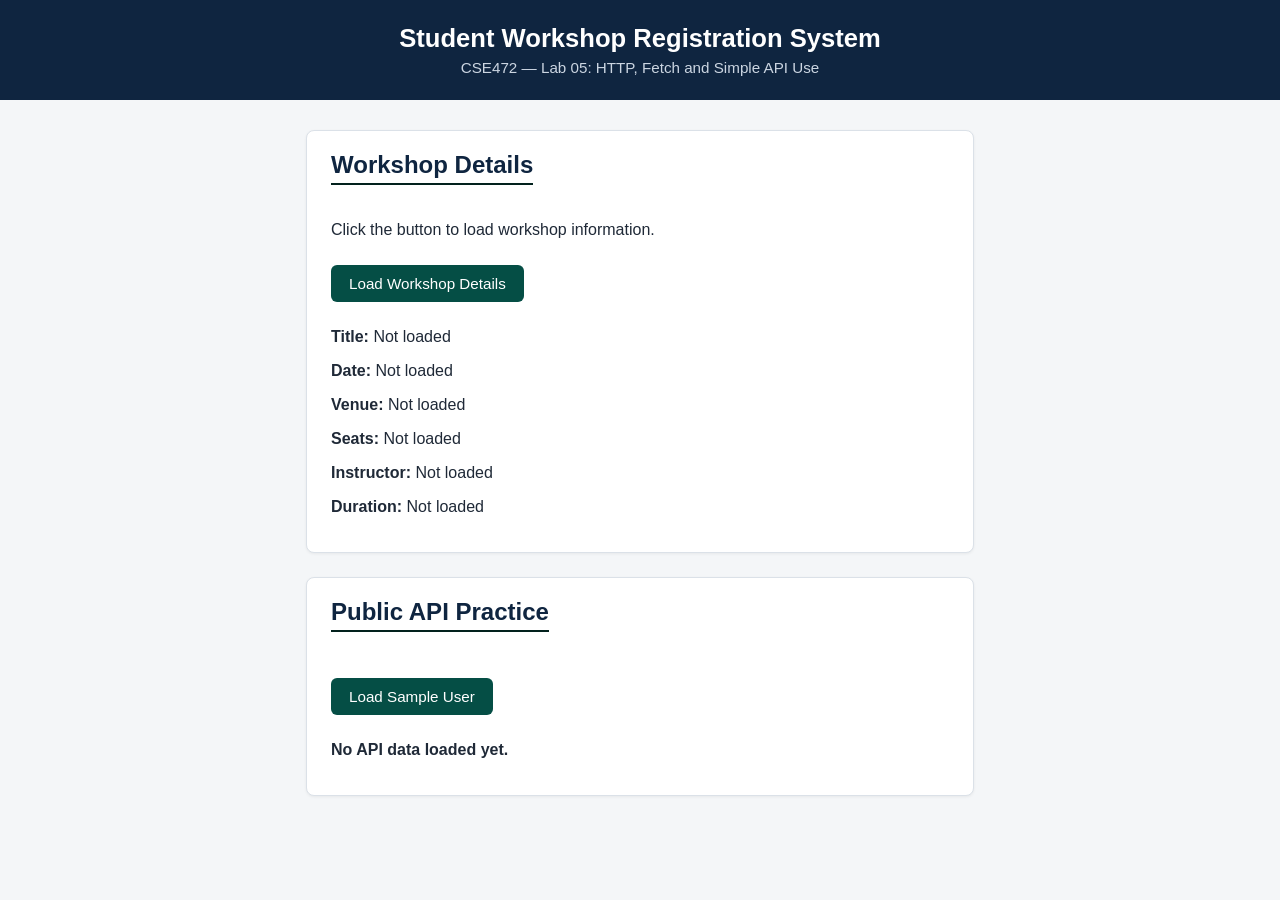
<file: labs/lab -05-http/index.html>
<!DOCTYPE html>
<html lang="en">
<head>
  <meta charset="UTF-8" />
  <meta name="viewport" content="width=device-width, initial-scale=1.0" />
  <title>Student Workshop Registration System</title>
  <link rel="stylesheet" href="css/style.css" />
</head>
<body>
  <header>
    <h1>Student Workshop Registration System</h1>
    <p>CSE472 &mdash; Lab 05: HTTP, Fetch and Simple API Use</p>
  </header>

  <main>

    <!-- Section 1: Workshop details loaded from local JSON via fetch() -->
    <section class="card">
      <h2>Workshop Details</h2>
      <p>Click the button to load workshop information.</p>
      <button type="button" onclick="loadWorkshop()">
        Load Workshop Details
      </button>

      <p><strong>Title:</strong> <span id="workshopTitle">Not loaded</span></p>
      <p><strong>Date:</strong> <span id="workshopDate">Not loaded</span></p>
      <p><strong>Venue:</strong> <span id="workshopVenue">Not loaded</span></p>
      <p><strong>Seats:</strong> <span id="workshopSeats">Not loaded</span></p>
      <p><strong>Instructor:</strong> <span id="workshopInstructor">Not loaded</span></p>
      <p><strong>Duration:</strong> <span id="workshopDuration">Not loaded</span></p>

      <p id="loadMessage"></p>
    </section>

    <!-- Section 2: Public API practice using JSONPlaceholder -->
    <section class="card">
      <h2>Public API Practice</h2>
      <p> </p>
      <button type="button" onclick="loadSampleUser()">
        Load Sample User
      </button>
      <p id="apiUser">No API data loaded yet.</p>
    </section>

  </main>

  <footer>
    <p> </p>
  </footer>

  <script src="js/script.js"></script>
</body>
</html>
</file>
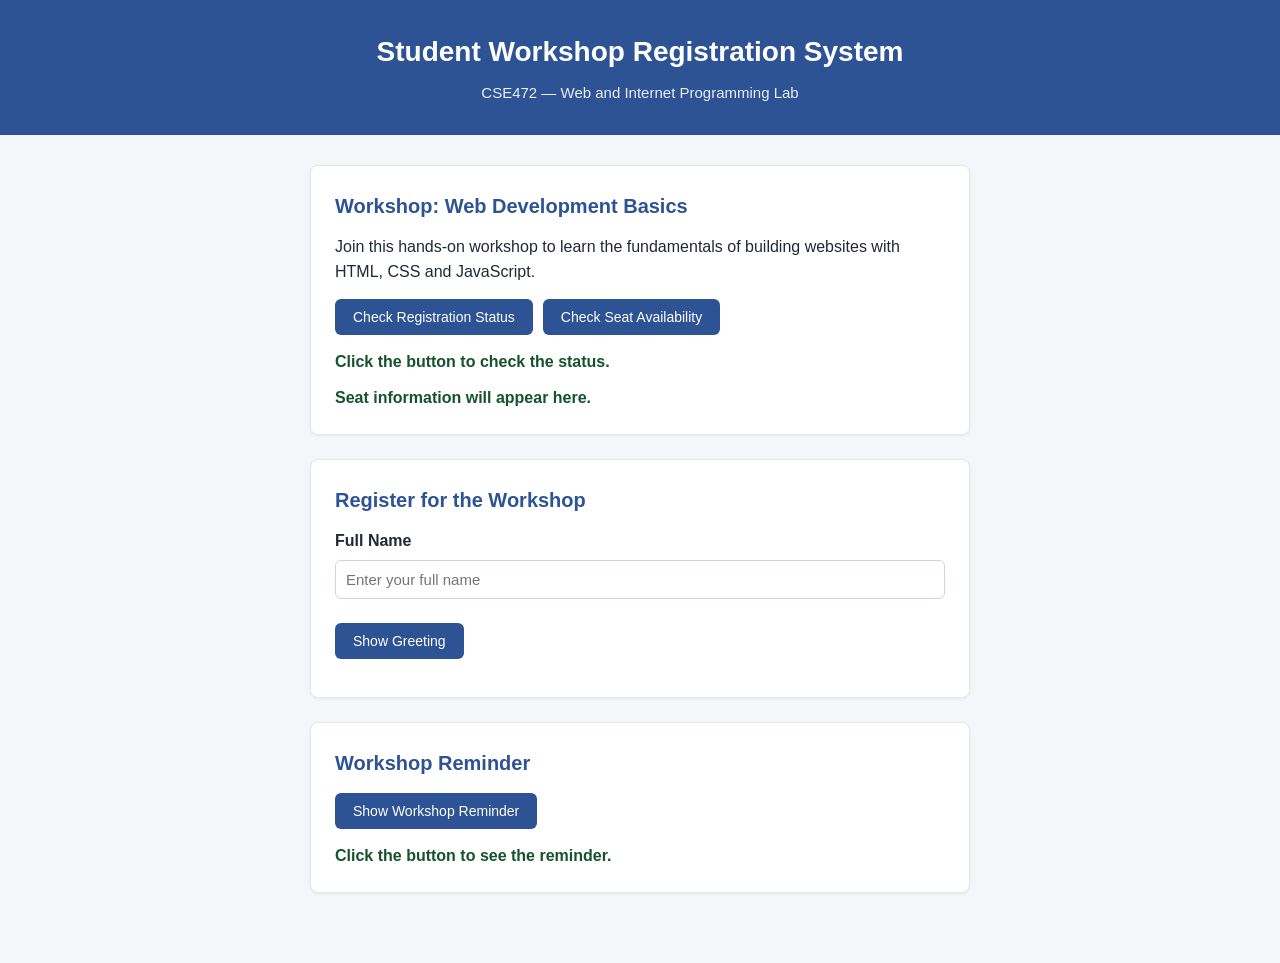
<file: labs/lab-03-javascript/index.html>
<!DOCTYPE html>
<html lang="en">
<head>
  <meta charset="UTF-8">
  <meta name="viewport" content="width=device-width, initial-scale=1.0">
  <title>Student Workshop Registration System</title>
  <link rel="stylesheet" href="css/style.css">
</head>
<body>

  <header>
    <h1>Student Workshop Registration System</h1>
    <p class="tagline">CSE472 &mdash; Web and Internet Programming Lab</p>
  </header>

  <main>

    <!-- Workshop information section -->
    <section class="workshop-info">
      <h2>Workshop: Web Development Basics</h2>
      <p>Join this hands-on workshop to learn the fundamentals of building websites with HTML, CSS and JavaScript.</p>

      <div class="button-row">
        <button type="button" onclick="checkRegistration()">Check Registration Status</button>
        <button type="button" onclick="checkSeats()">Check Seat Availability</button>
      </div>

      <p id="registrationStatus">Click the button to check the status.</p>
      <p id="seatMessage">Seat information will appear here.</p>
    </section>

    <!-- Registration form section -->
    <section class="registration-form">
      <h2>Register for the Workshop</h2>

      <label for="studentName">Full Name</label>
      <input type="text" id="studentName" name="studentName" placeholder="Enter your full name" required>

      <div class="button-row">
        <button type="button" onclick="showGreeting()">Show Greeting</button>
      </div>

      <p id="greetingMessage"></p>
    </section>

    <!-- Independent improvement: workshop reminder -->
    <section class="reminder-section">
      <h2>Workshop Reminder</h2>
      <div class="button-row">
        <button type="button" onclick="showReminder()">Show Workshop Reminder</button>
      </div>
      <p id="reminderMessage">Click the button to see the reminder.</p>
    </section>

  </main>

  <footer>
    <p> </p>
  </footer>

  <script src="js/script.js"></script>
</body>
</html>
</file>
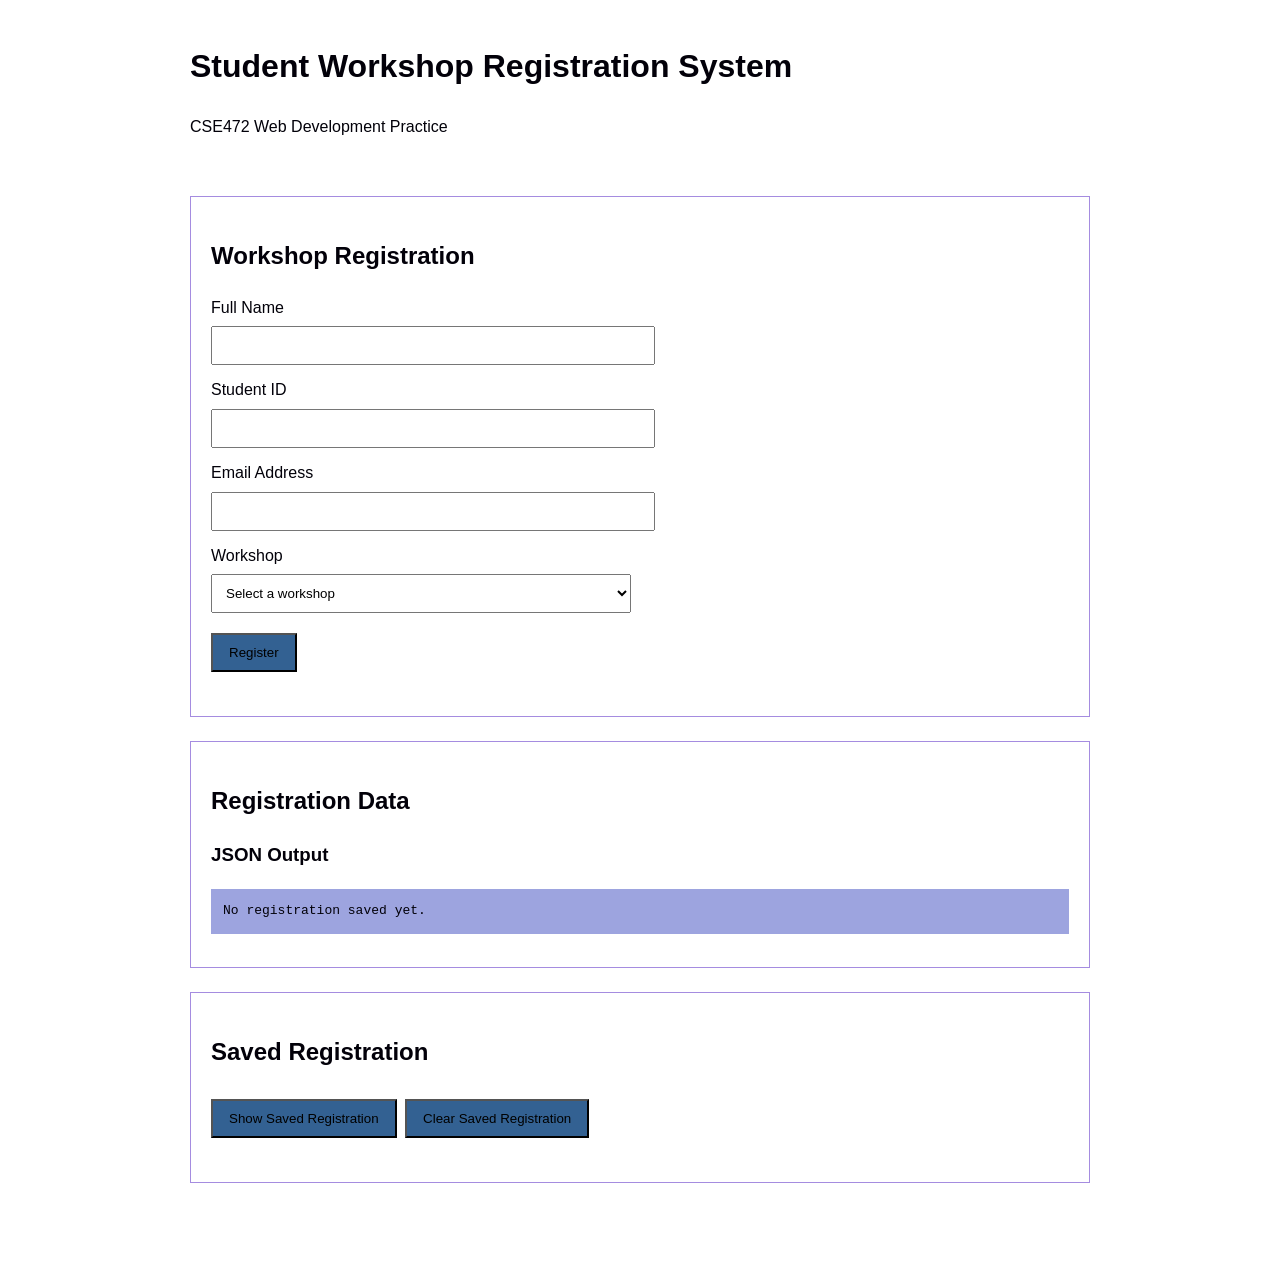
<file: labs/lab-04-forms-json/index.html>
<!DOCTYPE html>
<html lang="en">
<head>
    <meta charset="UTF-8">
    <meta name="viewport" content="width=device-width, initial-scale=1.0">
    <title>Student Workshop Registration System</title>
    <link rel="stylesheet" href="css/style.css">
</head>
<body>
    <header>
        <h1>Student Workshop Registration System</h1>
        <p>CSE472 Web Development Practice</p>
    </header>

    <main>
        <section>
            <h2>Workshop Registration</h2>

            <form id="registrationForm">
                <label for="studentName">Full Name</label>
                <input type="text" id="studentName" name="studentName" required>

                <label for="studentId">Student ID</label>
                <input type="text" id="studentId" name="studentId" required>

                <label for="studentEmail">Email Address</label>
                <input type="email" id="studentEmail" name="studentEmail" required>

                <label for="workshop">Workshop</label>
                <select id="workshop" name="workshop" required>
                    <option value="">Select a workshop</option>
                    <option value="HTML Basics">HTML Basics</option>
                    <option value="CSS Basics">CSS Basics</option>
                    <option value="JavaScript Basics">JavaScript Basics</option>
                </select>

                <button type="button" onclick="submitRegistration()">Register</button>
                <p id="formMessage"></p>
            </form>
        </section>

        <section>
            <h2>Registration Data</h2>
            <h3>JSON Output</h3>
            <pre id="jsonOutput">No registration saved yet.</pre>
        </section>

        <section>
            <h2>Saved Registration</h2>
            <button type="button" onclick="showSavedRegistration()">Show Saved Registration</button>
            <button type="button" onclick="clearRegistration()">Clear Saved Registration</button>
            <p id="savedMessage"></p>
        </section>
    </main>

    <footer>
        <p></p>
    </footer>

    <script src="js/script.js"></script>
</body
</html>
</file>
<file: labs/lab -05-http/css/style.css>
* {
  box-sizing: border-box;
}

body {
  font-family: "Segoe UI", Arial, sans-serif;
  margin: 0;
  background-color: #f4f6f8;
  color: #1f2937;
}

header {
  background-color: #0f2540;
  color: #ffffff;
  padding: 24px 20px;
  text-align: center;
}

header h1 {
  margin: 0 0 6px 0;
  font-size: 1.6rem;
}

header p {
  margin: 0;
  color: #cbd5e1;
  font-size: 0.95rem;
}

main {
  max-width: 700px;
  margin: 30px auto;
  padding: 0 16px;
}

.card {
  background-color: #ffffff;
  border: 1px solid #dbe1e8;
  border-radius: 8px;
  padding: 20px 24px;
  margin-bottom: 24px;
  box-shadow: 0 1px 3px rgba(0, 0, 0, 0.06);
}

.card h2 {
  margin-top: 0;
  color: #0f2540;
  border-bottom: 2px solid #02211d;
  display: inline-block;
  padding-bottom: 4px;
}

button {
  background-color: #054e45;
  color: #ffffff;
  border: none;
  padding: 10px 18px;
  border-radius: 6px;
  font-size: 0.95rem;
  cursor: pointer;
  margin: 10px 0;
}

button:hover {
  background-color: #035738;
}

#loadMessage {
  font-weight: bold;
  color: #0f2540;
}

#apiUser {
  font-weight: bold;
}

footer {
  text-align: center;
  padding: 16px;
  color: #6b7280;
  font-size: 0.85rem;
}
</file>
<file: labs/lab-03-javascript/css/style.css>
* {
  margin: 0;
  padding: 0;
  box-sizing: border-box;
}

body {
  font-family: "Segoe UI", Arial, sans-serif;
  background-color: #f4f6fa;
  color: #1f2937;
  line-height: 1.6;
}

header {
  background-color: #2e5395;
  color: #ffffff;
  padding: 30px 20px;
  text-align: center;
}

header h1 {
  font-size: 28px;
  margin-bottom: 6px;
}

header .tagline {
  font-size: 15px;
  opacity: 0.9;
}

main {
  max-width: 700px;
  margin: 30px auto;
  padding: 0 20px;
}

section {
  background-color: #ffffff;
  border: 1px solid #e2e8f0;
  border-radius: 8px;
  padding: 24px;
  margin-bottom: 24px;
  box-shadow: 0 1px 3px rgba(0, 0, 0, 0.06);
}

section h2 {
  color: #2e5395;
  margin-bottom: 12px;
  font-size: 20px;
}

label {
  display: block;
  font-weight: bold;
  margin-bottom: 6px;
  margin-top: 12px;
}

input[type="text"] {
  width: 100%;
  padding: 10px;
  border: 1px solid #cbd5e1;
  border-radius: 6px;
  font-size: 15px;
  margin-bottom: 10px;
}

.button-row {
  display: flex;
  flex-wrap: wrap;
  gap: 10px;
  margin: 14px 0;
}

button {
  background-color: #2e5395;
  color: #ffffff;
  border: none;
  padding: 10px 18px;
  border-radius: 6px;
  font-size: 14px;
  cursor: pointer;
  transition: background-color 0.2s ease-in-out;
}

button:hover {
  background-color: #1f3d70;
}

p[id] {
  margin-top: 10px;
  font-weight: bold;
  color: #14532d;
}

footer {
  text-align: center;
  padding: 20px;
  color: #64748b;
  font-size: 13px;
}
</file>
<file: labs/lab-04-forms-json/css/style.css>
body {
    font-family: Arial, sans-serif;
    line-height: 1.6;
    margin: 0;
    color: #020009;
}

header, main, footer {
    max-width: 900px;
    margin: 0 auto;
    padding: 20px;
}

section {
    margin-bottom: 24px;
    padding: 20px;
    border: 1px solid #a58ce0;
}

label {
    display: block;
    margin-top: 12px;
}

input, select {
    display: block;
    width: 100%;
    max-width: 420px;
    padding: 10px;
    margin: 6px 0 12px;
}

button {
    padding: 10px 16px;
    background-color: #336192;
    margin: 8px 4px 8px 0;
}

pre {
    padding: 12px;
    background-color: #9da4df;
    white-space: pre-wrap;
}
</file>
